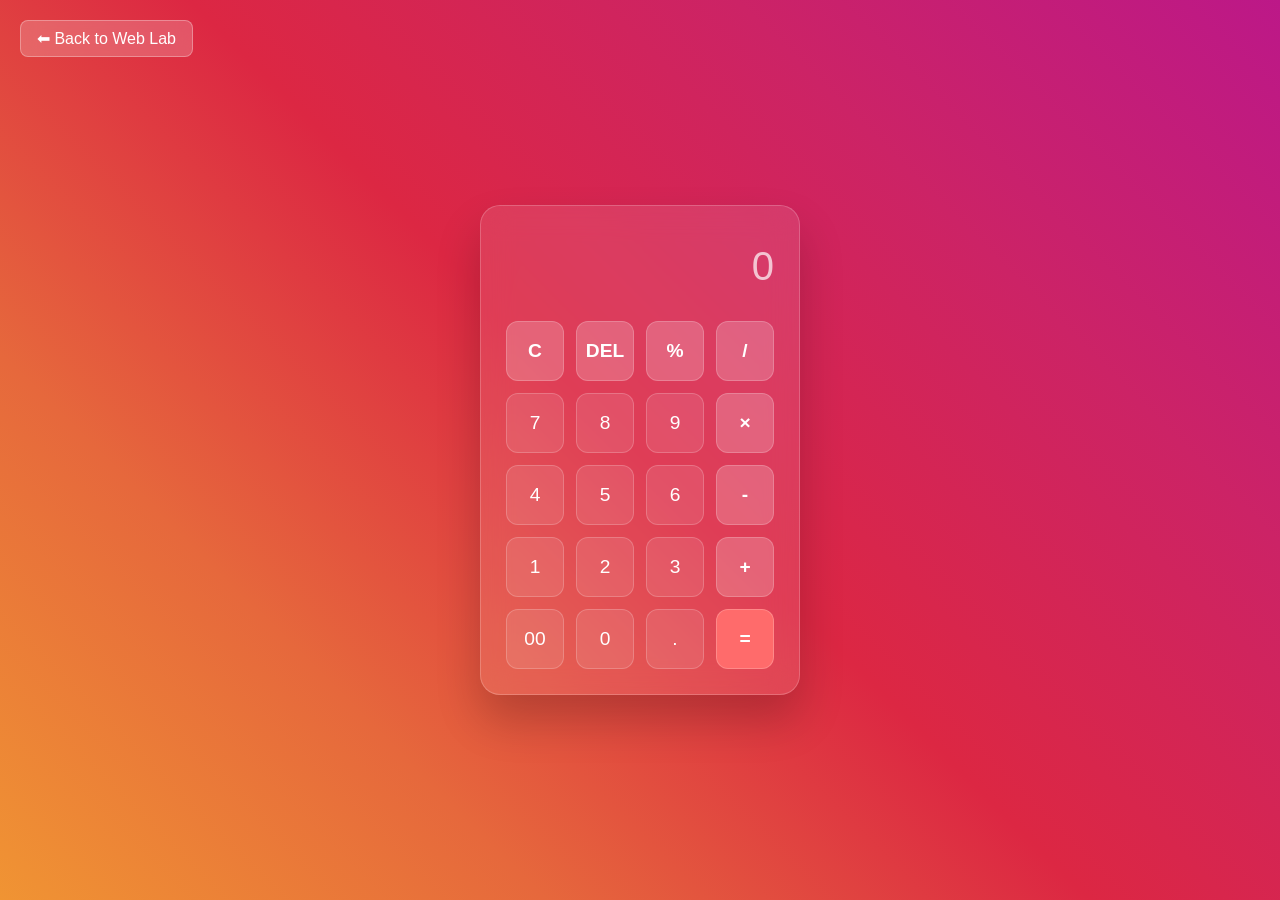
<file: index.html>
<!DOCTYPE html>
<html lang="en">
<head>
    <meta charset="UTF-8">
    <meta name="viewport" content="width=device-width, initial-scale=1.0">
    <title>Glassmorphism Calculator</title>
    <link rel="stylesheet" href="style.css">
</head>
<body>
    <a href="../index.html" class="back-btn">⬅ Back to Web Lab</a>
    
    <div class="container">
        <div class="calculator">
            <input type="text" id="display" disabled placeholder="0">
            <div class="buttons">
                <button class="operator" onclick="clearDisplay()">C</button>
                <button class="operator" onclick="deleteLast()">DEL</button>
                <button class="operator" onclick="appendValue('%')">%</button>
                <button class="operator" onclick="appendValue('/')">/</button>
                
                <button onclick="appendValue('7')">7</button>
                <button onclick="appendValue('8')">8</button>
                <button onclick="appendValue('9')">9</button>
                <button class="operator" onclick="appendValue('*')">×</button>
                
                <button onclick="appendValue('4')">4</button>
                <button onclick="appendValue('5')">5</button>
                <button onclick="appendValue('6')">6</button>
                <button class="operator" onclick="appendValue('-')">-</button>
                
                <button onclick="appendValue('1')">1</button>
                <button onclick="appendValue('2')">2</button>
                <button onclick="appendValue('3')">3</button>
                <button class="operator" onclick="appendValue('+')">+</button>
                
                <button onclick="appendValue('00')">00</button>
                <button onclick="appendValue('0')">0</button>
                <button onclick="appendValue('.')">.</button>
                <button class="equal" onclick="calculateResult()">=</button>
            </div>
        </div>
    </div>
    <script src="script.js"></script>
</body>
</html>
</file>
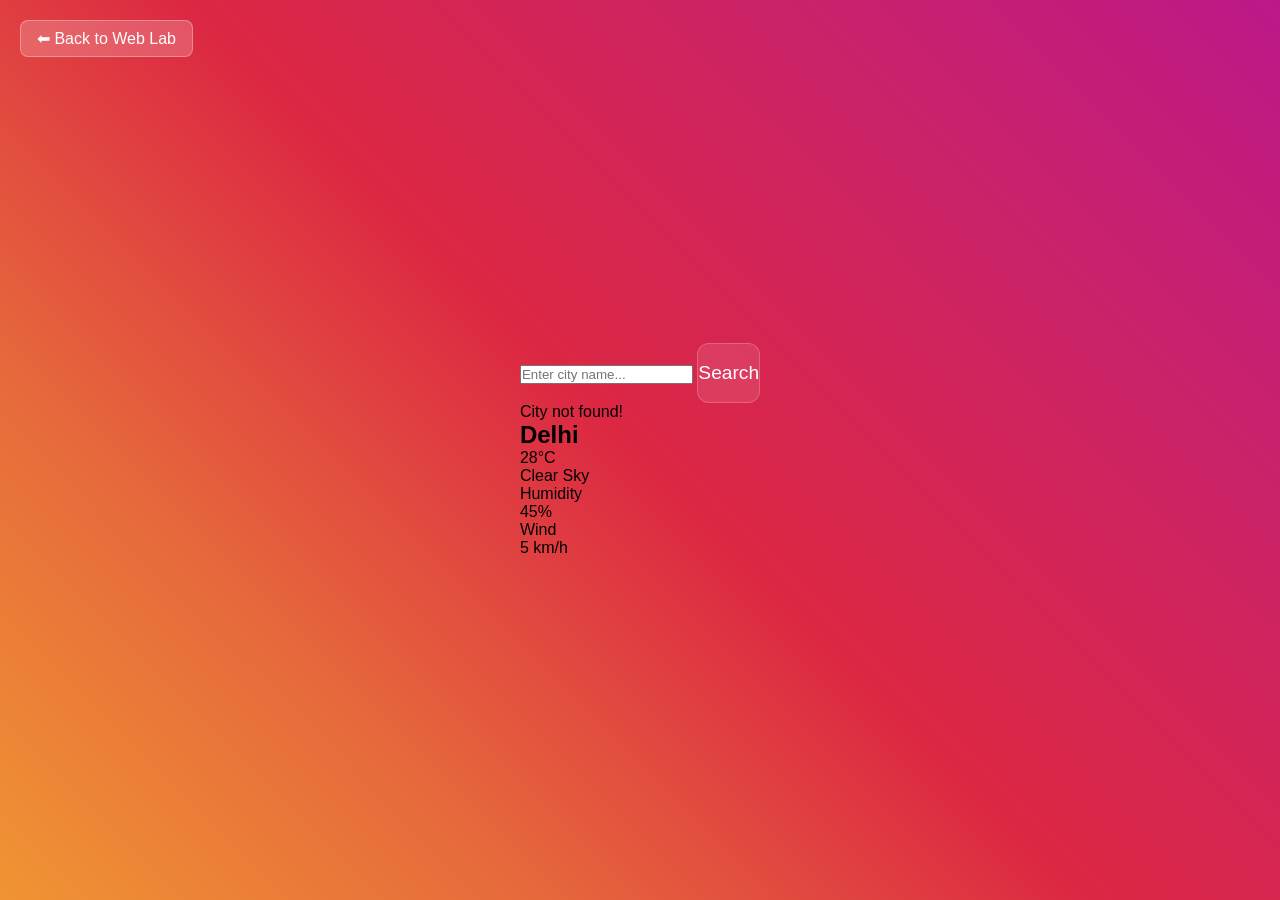
<file: index (1).html>
<!DOCTYPE html>
<html lang="en">
<head>
    <meta charset="UTF-8">
    <meta name="viewport" content="width=device-width, initial-scale=1.0">
    <title>Neumorphic Weather App</title>
    <link rel="stylesheet" href="style.css">
</head>
<body>
    <a href="../index.html" class="back-btn">⬅ Back to Web Lab</a>
    
    <div class="weather-card">
        <div class="search-box">
            <input type="text" id="city-input" placeholder="Enter city name..." autocomplete="off">
            <button onclick="checkWeather()">Search</button>
        </div>
        
        <!-- Error Message Area -->
        <div id="error-msg" class="error">City not found!</div>
        
        <!-- Weather Info Area (Hidden by default) -->
        <div class="weather-info" id="weather-info">
            <h2 id="city-name">Delhi</h2>
            <div class="temp">
                <span id="temperature">28</span>°C
            </div>
            <p id="description">Clear Sky</p>
            
            <div class="details">
                <div class="col">
                    <p>Humidity</p>
                    <span id="humidity">45%</span>
                </div>
                <div class="col">
                    <p>Wind</p>
                    <span id="wind">5 km/h</span>
                </div>
            </div>
        </div>
    </div>

    <script src="script.js"></script>
</body>
</html>
</file>
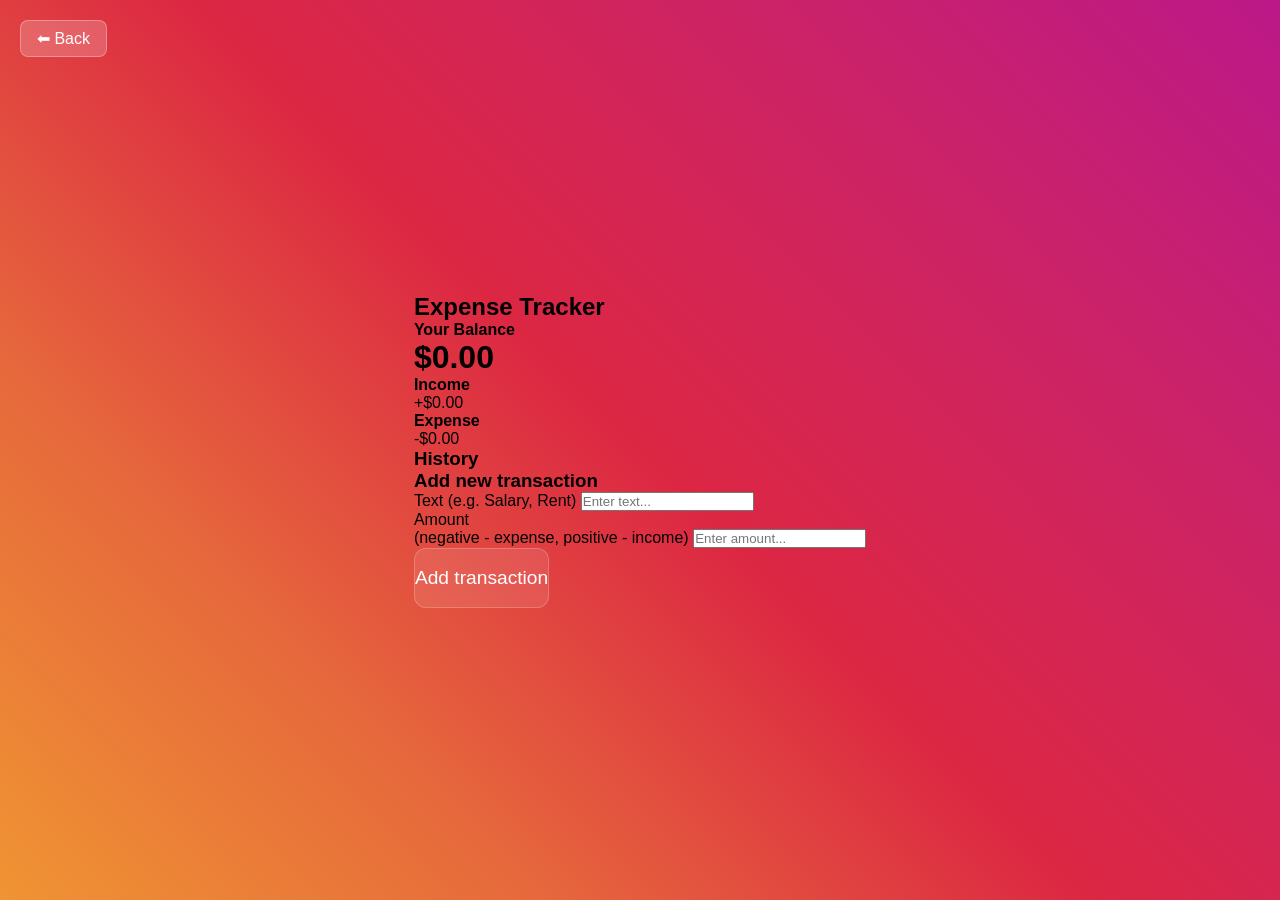
<file: index (13).html>
<!DOCTYPE html>
<html lang="en">
<head>
    <meta charset="UTF-8">
    <meta name="viewport" content="width=device-width, initial-scale=1.0">
    <title>Mini Expense Tracker</title>
    <link rel="stylesheet" href="style.css">
</head>
<body>
    <a href="../index.html" class="back-btn">⬅ Back</a>
    
    <div class="container">
        <h2>Expense Tracker</h2>
        
        <div class="balance-box">
            <h4>Your Balance</h4>
            <h1 id="balance">$0.00</h1>
        </div>

        <div class="inc-exp-container">
            <div>
                <h4>Income</h4>
                <p id="money-plus" class="money plus">+$0.00</p>
            </div>
            <div>
                <h4>Expense</h4>
                <p id="money-minus" class="money minus">-$0.00</p>
            </div>
        </div>

        <h3>History</h3>
        <ul id="list" class="list">
            <!-- JS yaha transactions add karega -->
        </ul>

        <h3>Add new transaction</h3>
        <div class="form-control">
            <label for="text">Text (e.g. Salary, Rent)</label>
            <input type="text" id="text" placeholder="Enter text..." autocomplete="off" />
        </div>
        <div class="form-control">
            <label for="amount">Amount <br />(negative - expense, positive - income)</label>
            <input type="number" id="amount" placeholder="Enter amount..." />
        </div>
        <button class="btn" onclick="addTransaction()">Add transaction</button>
    </div>

    <script src="script.js"></script>
</body>
</html>
</file>
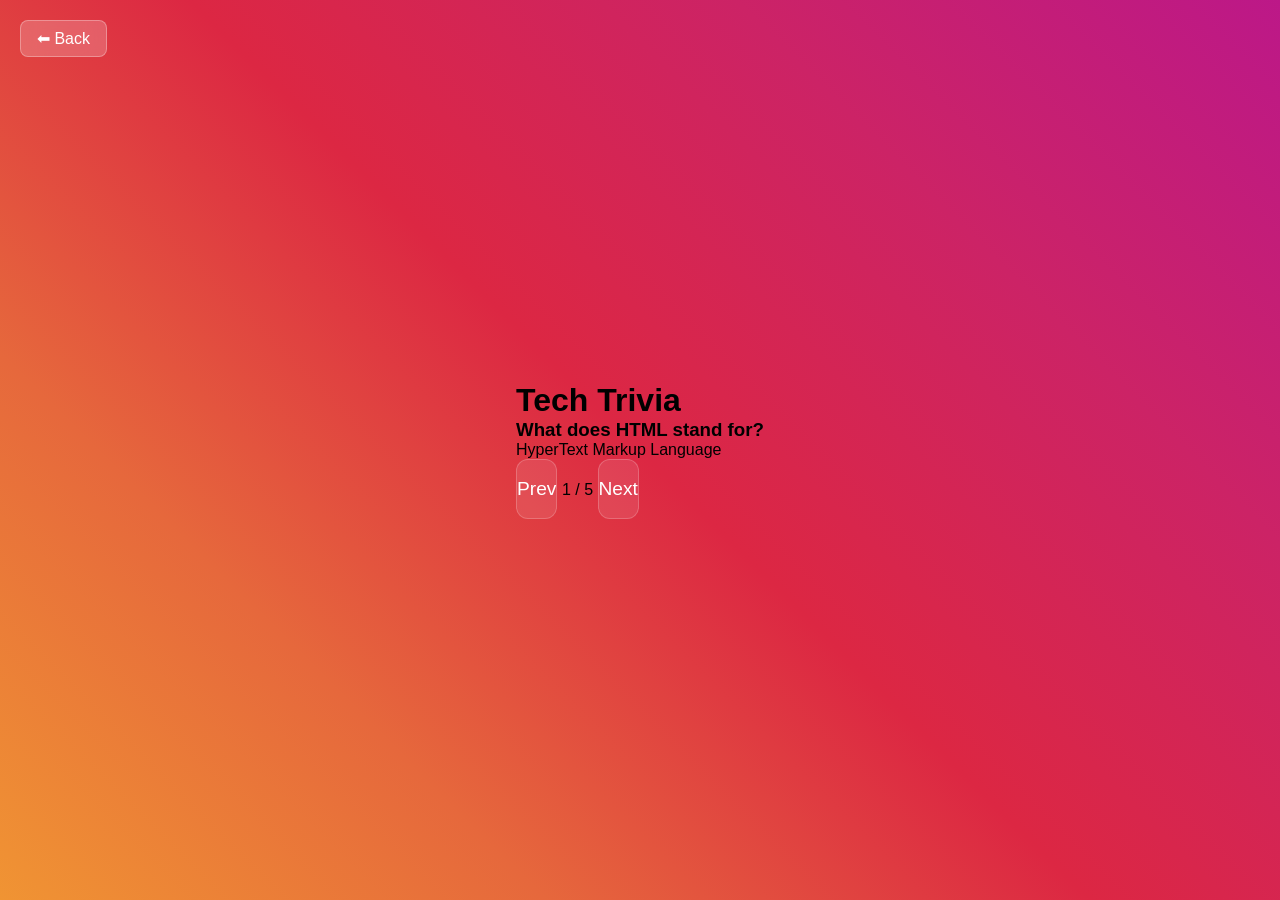
<file: index (19).html>
<!DOCTYPE html>
<html lang="en">
<head>
    <meta charset="UTF-8">
    <meta name="viewport" content="width=device-width, initial-scale=1.0">
    <title>Neo-Brutalist Flashcards</title>
    <link rel="stylesheet" href="style.css">
</head>
<body>
    <a href="../index.html" class="back-btn">⬅ Back</a>
    
    <div class="container">
        <h1 class="title">Tech Trivia</h1>
        
        <div class="flashcard" id="flashcard" onclick="flipCard()">
            <div class="card-content" id="card-content">
                <h3 id="question">What does HTML stand for?</h3>
                <p id="answer" class="hidden">HyperText Markup Language</p>
            </div>
        </div>
        
        <div class="controls">
            <button class="brutal-btn" onclick="prevCard()">Prev</button>
            <span id="counter" class="counter">1 / 5</span>
            <button class="brutal-btn" onclick="nextCard()">Next</button>
        </div>
    </div>

    <script src="script.js"></script>
</body>
</html>
</file>
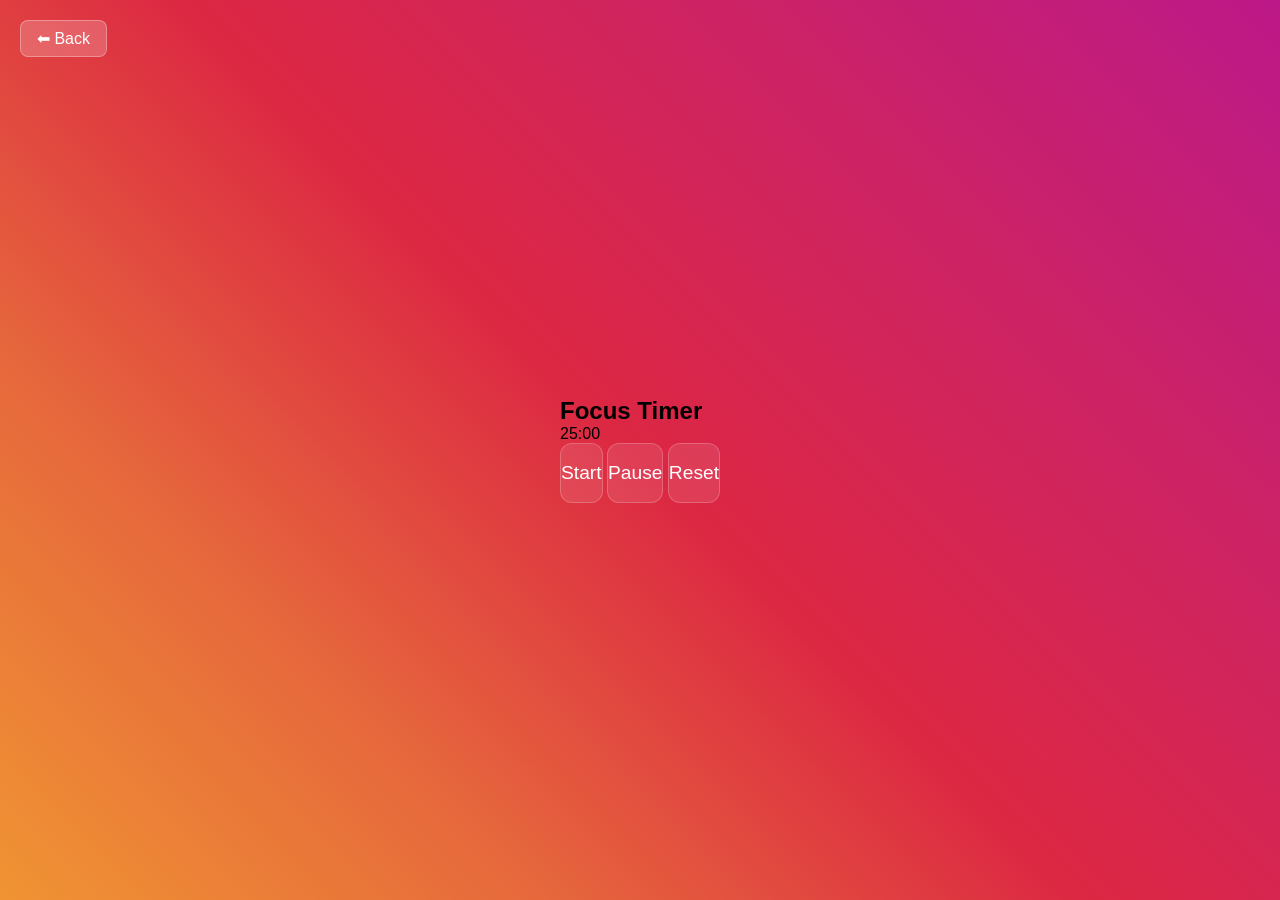
<file: index (22).html>
<!DOCTYPE html>
<html lang="en">
<head>
    <meta charset="UTF-8">
    <meta name="viewport" content="width=device-width, initial-scale=1.0">
    <title>Claymorphism Pomodoro</title>
    <link rel="stylesheet" href="style.css">
</head>
<body>
    <a href="../index.html" class="back-btn">⬅ Back</a>
    
    <div class="clay-card">
        <h2>Focus Timer</h2>
        
        <div class="timer-display" id="time">
            25:00
        </div>
        
        <div class="controls">
            <button class="clay-btn" onclick="startTimer()">Start</button>
            <button class="clay-btn" onclick="pauseTimer()">Pause</button>
            <button class="clay-btn reset" onclick="resetTimer()">Reset</button>
        </div>
    </div>

    <script src="script.js"></script>
</body>
</html>
</file>
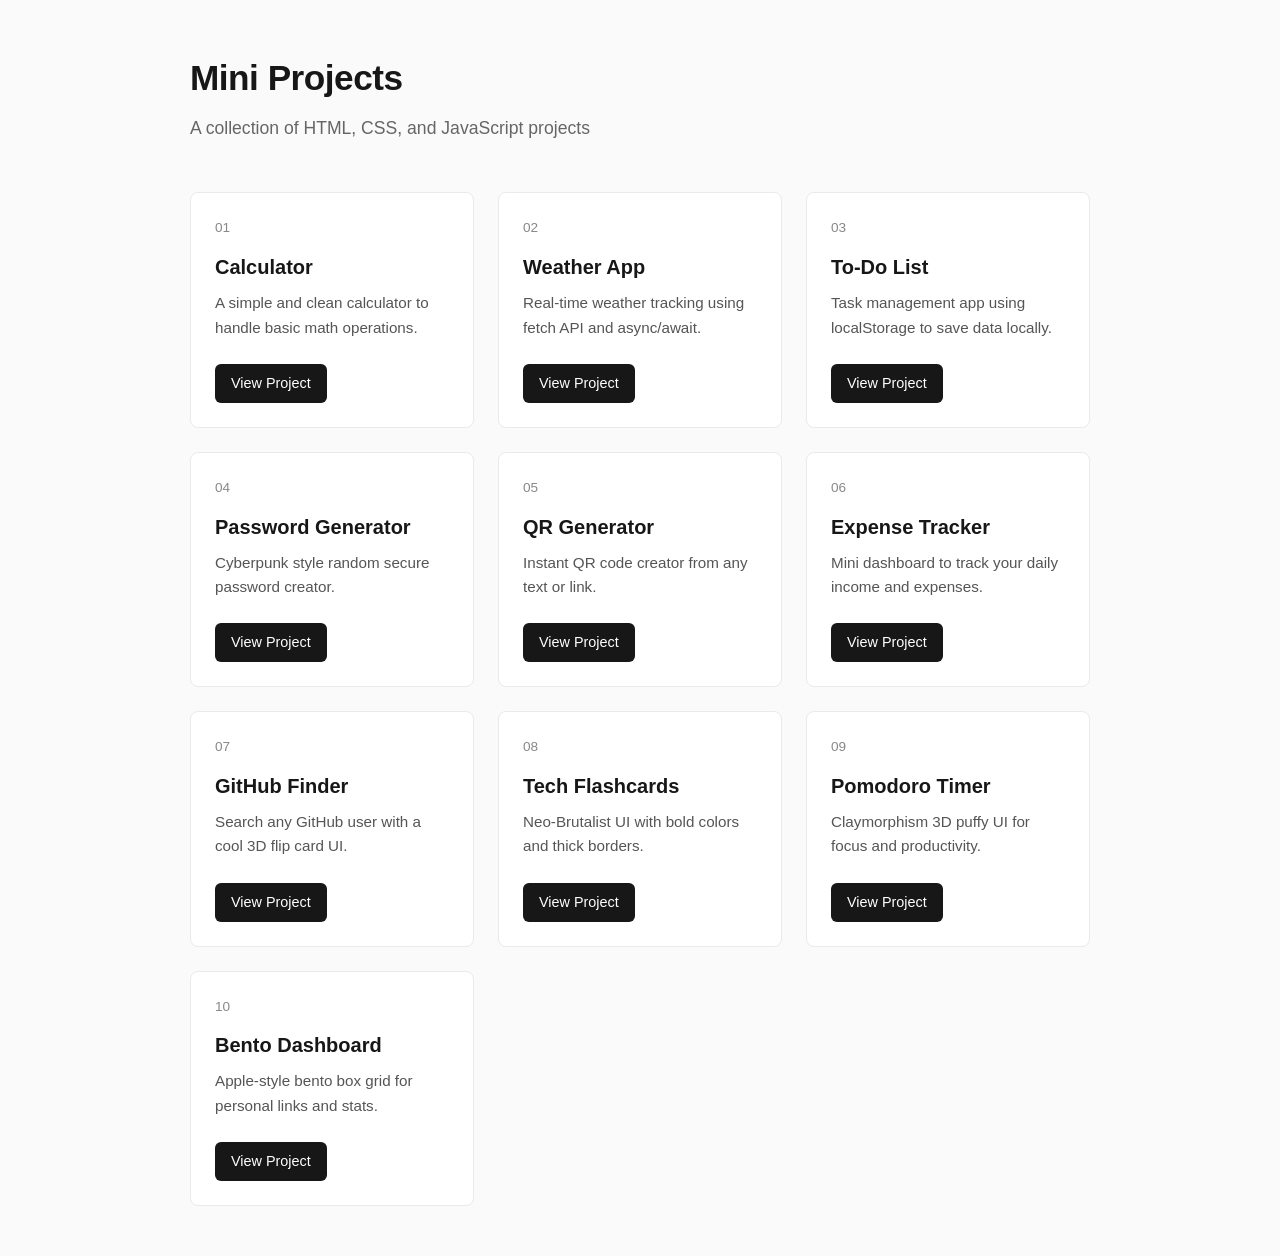
<file: index (28).html>
<!DOCTYPE html>
<html lang="en">
<head>
    <meta charset="UTF-8">
    <meta name="viewport" content="width=device-width, initial-scale=1.0">
    <title>Web Lab | Portfolio</title>
    <style>
        /* Base Reset */
        * { margin: 0; padding: 0; box-sizing: border-box; }
        
        body { 
            font-family: -apple-system, BlinkMacSystemFont, "Segoe UI", Roboto, sans-serif; 
            background-color: #fafafa; 
            color: #171717; 
            line-height: 1.6;
            padding: 50px 20px;
        }
        
        /* Header / Title Area */
        header { 
            max-width: 900px; 
            margin: 0 auto 50px; 
        }
        h1 { 
            font-size: 2.2rem; 
            font-weight: 600; 
            margin-bottom: 8px; 
            letter-spacing: -0.5px;
        }
        p.subtitle { 
            color: #666; 
            font-size: 1.1rem; 
        }

        /* Grid Setup */
        .grid { 
            display: grid; 
            grid-template-columns: repeat(auto-fit, minmax(280px, 1fr)); 
            gap: 24px; 
            max-width: 900px; 
            margin: 0 auto; 
        }

        /* Minimalist Card Design */
        .card { 
            background: #fff; 
            border: 1px solid #eaeaea; 
            border-radius: 8px; 
            padding: 24px; 
            transition: all 0.2s ease;
        }
        .card:hover { 
            border-color: #ccc; 
            box-shadow: 0 4px 12px rgba(0,0,0,0.03); 
        }
        
        .card-number { 
            font-size: 0.85rem; 
            color: #888; 
            margin-bottom: 12px; 
            display: block; 
            font-weight: 500;
        }
        .card h2 { 
            font-size: 1.25rem; 
            font-weight: 600; 
            margin-bottom: 8px; 
        }
        .card p { 
            font-size: 0.95rem; 
            color: #555; 
            margin-bottom: 24px; 
        }
        
        /* Solid Black Button */
        .card a { 
            display: inline-block; 
            padding: 8px 16px; 
            background: #171717; 
            color: #fff; 
            text-decoration: none; 
            border-radius: 6px; 
            font-size: 0.9rem; 
            font-weight: 500;
            transition: background 0.2s;
        }
        .card a:hover { 
            background: #333; 
        }
    </style>
</head>
<body>

    <header>
        <h1>Mini Projects</h1>
        <p class="subtitle">A collection of HTML, CSS, and JavaScript projects</p>
    </header>
    
    <div class="grid">
        
        <!-- Project 1 -->
        <div class="card">
            <span class="card-number">01</span>
            <h2>Calculator</h2>
            <p>A simple and clean calculator to handle basic math operations.</p>
            <a href="./01-calculator/index.html">View Project</a>
        </div>
        
        <!-- Project 2 -->
        <div class="card">
            <span class="card-number">02</span>
            <h2>Weather App</h2>
            <p>Real-time weather tracking using fetch API and async/await.</p>
            <a href="./02-weather-app/index.html">View Project</a>
        </div>

        <!-- Project 3 -->
        <div class="card">
            <span class="card-number">03</span>
            <h2>To-Do List</h2>
            <p>Task management app using localStorage to save data locally.</p>
            <a href="./03-todo-app/index.html">View Project</a>
        </div>

        <!-- Project 4 -->
        <div class="card">
            <span class="card-number">04</span>
            <h2>Password Generator</h2>
            <p>Cyberpunk style random secure password creator.</p>
            <a href="./04-password-generator/index.html">View Project</a>
        </div>
        
        <!-- Project 5 -->
        <div class="card">
            <span class="card-number">05</span>
            <h2>QR Generator</h2>
            <p>Instant QR code creator from any text or link.</p>
            <a href="./05-qr-generator/index.html">View Project</a>
        </div>

        <!-- Project 6 -->
        <div class="card">
            <span class="card-number">06</span>
            <h2>Expense Tracker</h2>
            <p>Mini dashboard to track your daily income and expenses.</p>
            <a href="./06-mini-expense-tracker/index.html">View Project</a>
        </div>

        <!-- Project 7 -->
        <div class="card">
            <span class="card-number">07</span>
            <h2>GitHub Finder</h2>
            <p>Search any GitHub user with a cool 3D flip card UI.</p>
            <a href="./07-github-profile-finder/index.html">View Project</a>
        </div>

        <!-- Project 8 -->
        <div class="card">
            <span class="card-number">08</span>
            <h2>Tech Flashcards</h2>
            <p>Neo-Brutalist UI with bold colors and thick borders.</p>
            <a href="./08-flashcard-app/index.html">View Project</a>
        </div>

        <!-- Project 9 -->
        <div class="card">
            <span class="card-number">09</span>
            <h2>Pomodoro Timer</h2>
            <p>Claymorphism 3D puffy UI for focus and productivity.</p>
            <a href="./09-pomodoro-timer/index.html">View Project</a>
        </div>

        <!-- Project 10 -->
        <div class="card">
            <span class="card-number">10</span>
            <h2>Bento Dashboard</h2>
            <p>Apple-style bento box grid for personal links and stats.</p>
            <a href="./10-bento-dashboard/index.html">View Project</a>
        </div>

    </div>

</body>
</html>
</file>
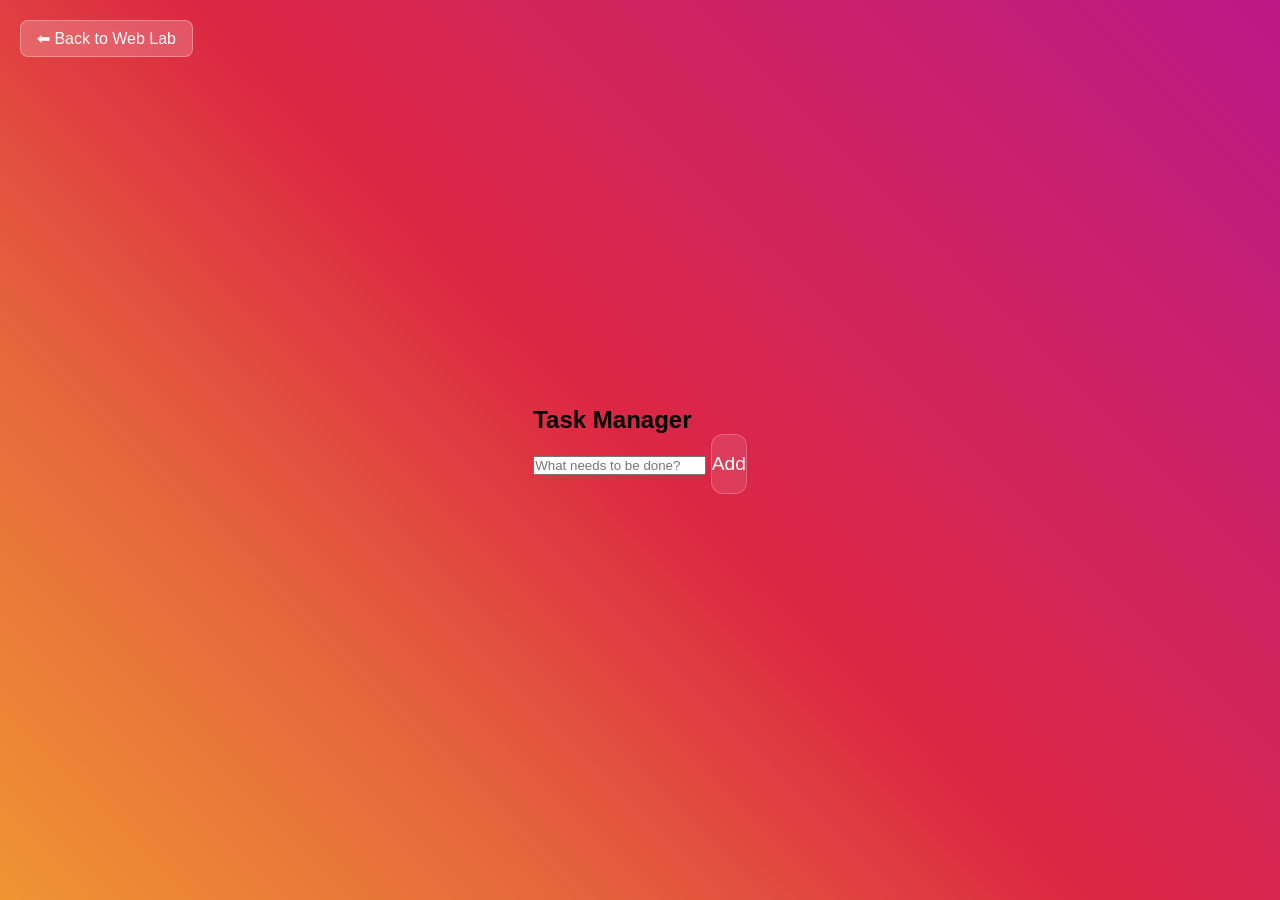
<file: index (4).html>
<!DOCTYPE html>
<html lang="en">
<head>
    <meta charset="UTF-8">
    <meta name="viewport" content="width=device-width, initial-scale=1.0">
    <title>Dark Mode To-Do List</title>
    <link rel="stylesheet" href="style.css">
</head>
<body>
    <a href="../index.html" class="back-btn">⬅ Back to Web Lab</a>
    
    <div class="app-container">
        <header>
            <h2>Task Manager</h2>
        </header>
        
        <div class="input-section">
            <input type="text" id="task-input" placeholder="What needs to be done?" autocomplete="off">
            <button onclick="addTask()" id="add-btn">Add</button>
        </div>

        <ul id="task-list">
            <!-- Tasks yahan JS ke through add honge -->
        </ul>
    </div>

    <script src="script.js"></script>
</body>
</html>
</file>
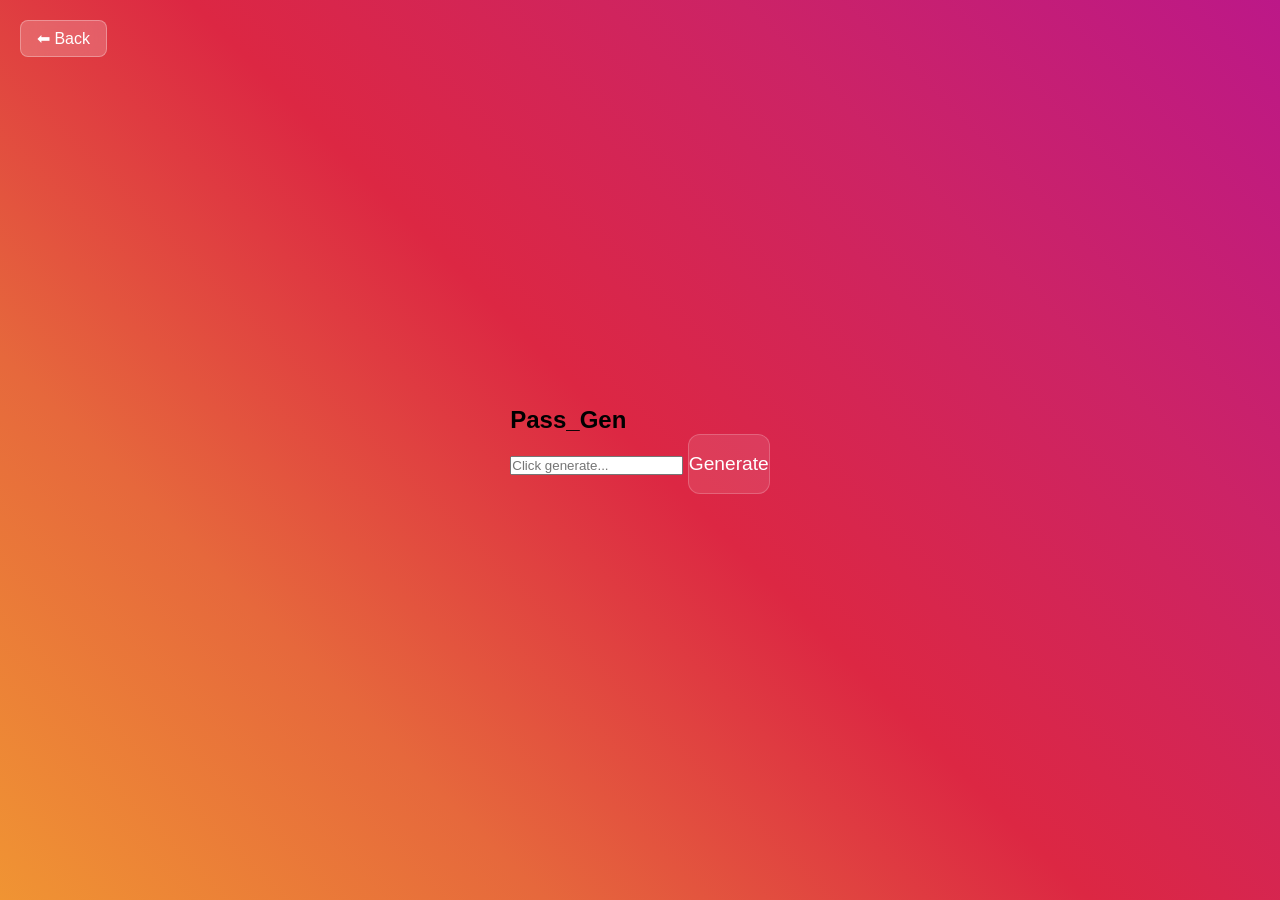
<file: index (7).html>
<!DOCTYPE html>
<html lang="en">
<head>
    <meta charset="UTF-8">
    <title>Cyberpunk Password Generator</title>
    <link rel="stylesheet" href="style.css">
</head>
<body>
    <a href="../index.html" class="back-btn">⬅ Back</a>
    <div class="box">
        <h2>Pass_Gen</h2>
        <input type="text" id="password" readonly placeholder="Click generate...">
        <button onclick="generatePass()">Generate</button>
    </div>
    <script src="script.js"></script>
</body>
</html>
</file>
<file: style.css>
* {
    margin: 0;
    padding: 0;
    box-sizing: border-box;
    font-family: 'Segoe UI', Tahoma, Geneva, Verdana, sans-serif;
}

body {
    min-height: 100vh;
    /* Colorful gradient background */
    background: linear-gradient(45deg, #f09433 0%, #e6683c 25%, #dc2743 50%, #cc2366 75%, #bc1888 100%);
    display: flex;
    justify-content: center;
    align-items: center;
}

.back-btn {
    position: absolute;
    top: 20px;
    left: 20px;
    color: white;
    text-decoration: none;
    font-weight: 500;
    background: rgba(255, 255, 255, 0.2);
    padding: 8px 16px;
    border-radius: 8px;
    backdrop-filter: blur(10px);
    border: 1px solid rgba(255, 255, 255, 0.3);
}

.back-btn:hover {
    background: rgba(255, 255, 255, 0.3);
}

.container {
    position: relative;
}

/* Glassmorphism Effect */
.calculator {
    background: rgba(255, 255, 255, 0.1);
    backdrop-filter: blur(15px);
    -webkit-backdrop-filter: blur(15px);
    border: 1px solid rgba(255, 255, 255, 0.2);
    box-shadow: 0 25px 45px rgba(0, 0, 0, 0.2);
    padding: 25px;
    border-radius: 20px;
    width: 320px;
}

#display {
    width: 100%;
    height: 70px;
    background: transparent;
    border: none;
    outline: none;
    text-align: right;
    font-size: 2.5rem;
    color: white;
    margin-bottom: 20px;
}

#display::placeholder {
    color: rgba(255, 255, 255, 0.7);
}

.buttons {
    display: grid;
    grid-template-columns: repeat(4, 1fr);
    gap: 12px;
}

button {
    height: 60px;
    border: none;
    outline: none;
    background: rgba(255, 255, 255, 0.1);
    border: 1px solid rgba(255, 255, 255, 0.2);
    border-radius: 12px;
    font-size: 1.2rem;
    color: white;
    cursor: pointer;
    transition: 0.2s;
}

button:hover {
    background: rgba(255, 255, 255, 0.2);
}

button.operator {
    background: rgba(255, 255, 255, 0.2);
    font-weight: bold;
}

button.equal {
    background: #ff6b6b;
    color: white;
    font-weight: bold;
}
button.equal:hover {
    background: #ff5252;
}
</file>
